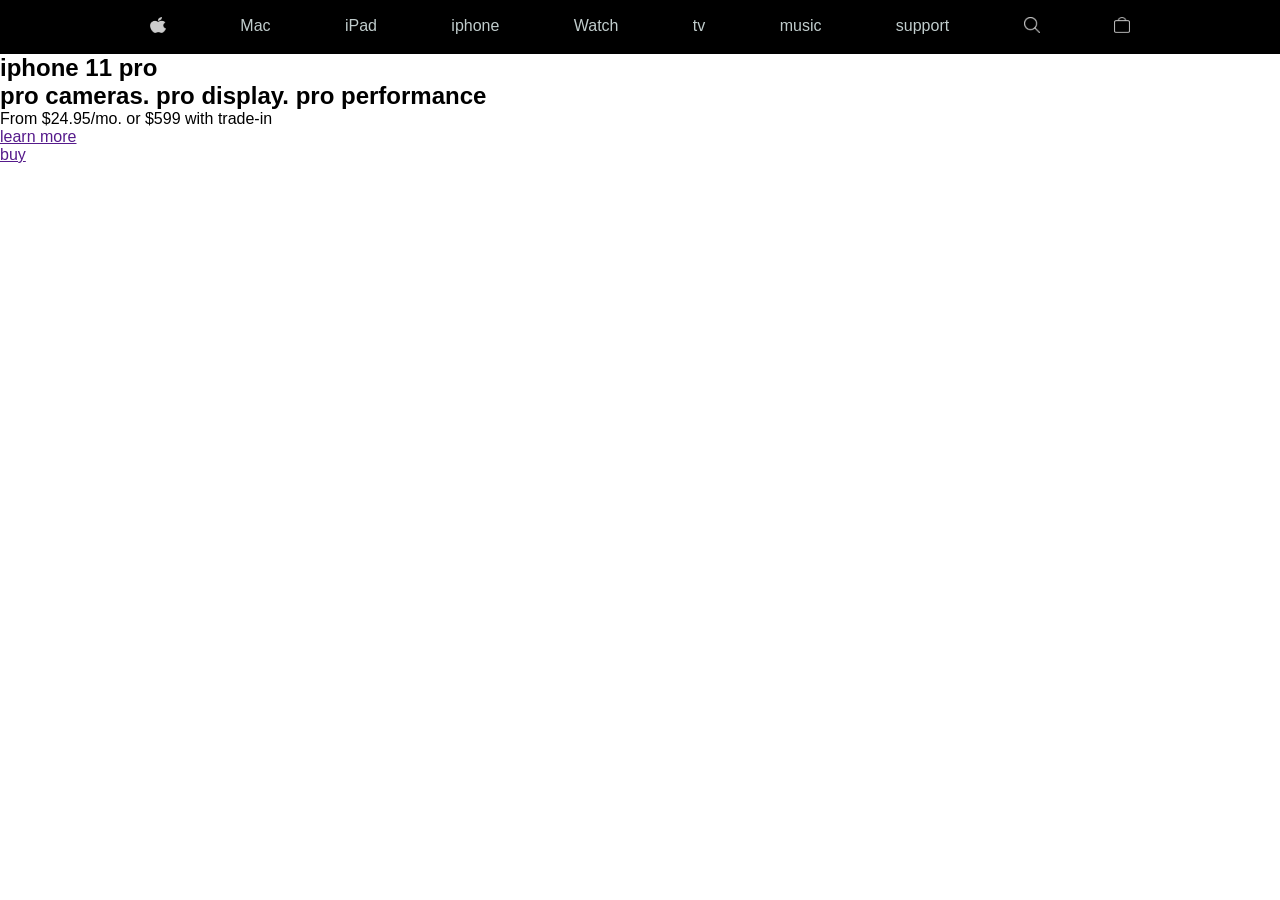
<file: index.html>
<!DOCTYPE html>
    <html lang="en">
    <head>
      <meta charset="UTF-8">
      <meta name="viewport" content="width=device-width, initial-scale=1.0">
      <title>Document</title>
      <link rel="stylesheet" href="style.css"/>

    </head>
    <body>
<!--  this is header html -->
    <header>
      <div class="head-wrapper">
        <ul>
          <li>
            <a href=""> <img src="./image/icons/logo.png" alt="" /></a>
          </li>
          <li><a href="">Mac</a></li>
          <li><a href="">iPad</a></li>
          <li><a href="">iphone</a></li>
          <li><a href="">Watch</a></li>
          <li><a href="">tv</a></li>
          <li><a href="">music</a></li>
          <li><a href="">support</a></li>
          <li>
            <a href=""> <img src="./image/icons/search-icon.png" alt="" /></a>
          </li>
          <li>
            <a href=""> <img src="./image/icons/cart.png" alt="" /> </a>
          </li>
        </ul>
      </div>
    </header>

    <!--  end of header html -->


      <!--  this is  robels brunch  -->
    <!-- iphone 11 pro  -->
    <section class="iphone11-pro bg-images apple-text">
      <div class="highlight">
        <h1 class="mar element">iphone 11 pro</h1>
        <h2 class="element">pro cameras. pro display. pro performance</h2>
        <p class="element">From $24.95/mo. or $599 with trade‑in</p>

        <div class="element">
          <ul>
            <li>
              <a href=""> learn more <i class="fa-solid fa-angle-right"></i></a>
            </li>
            <li>
              <a href=""> buy <i class="fa-solid fa-angle-right"></i></a>
            </li>
          </ul>
        </div>
      </div>
    </section>
  </body>
</html>
</file>
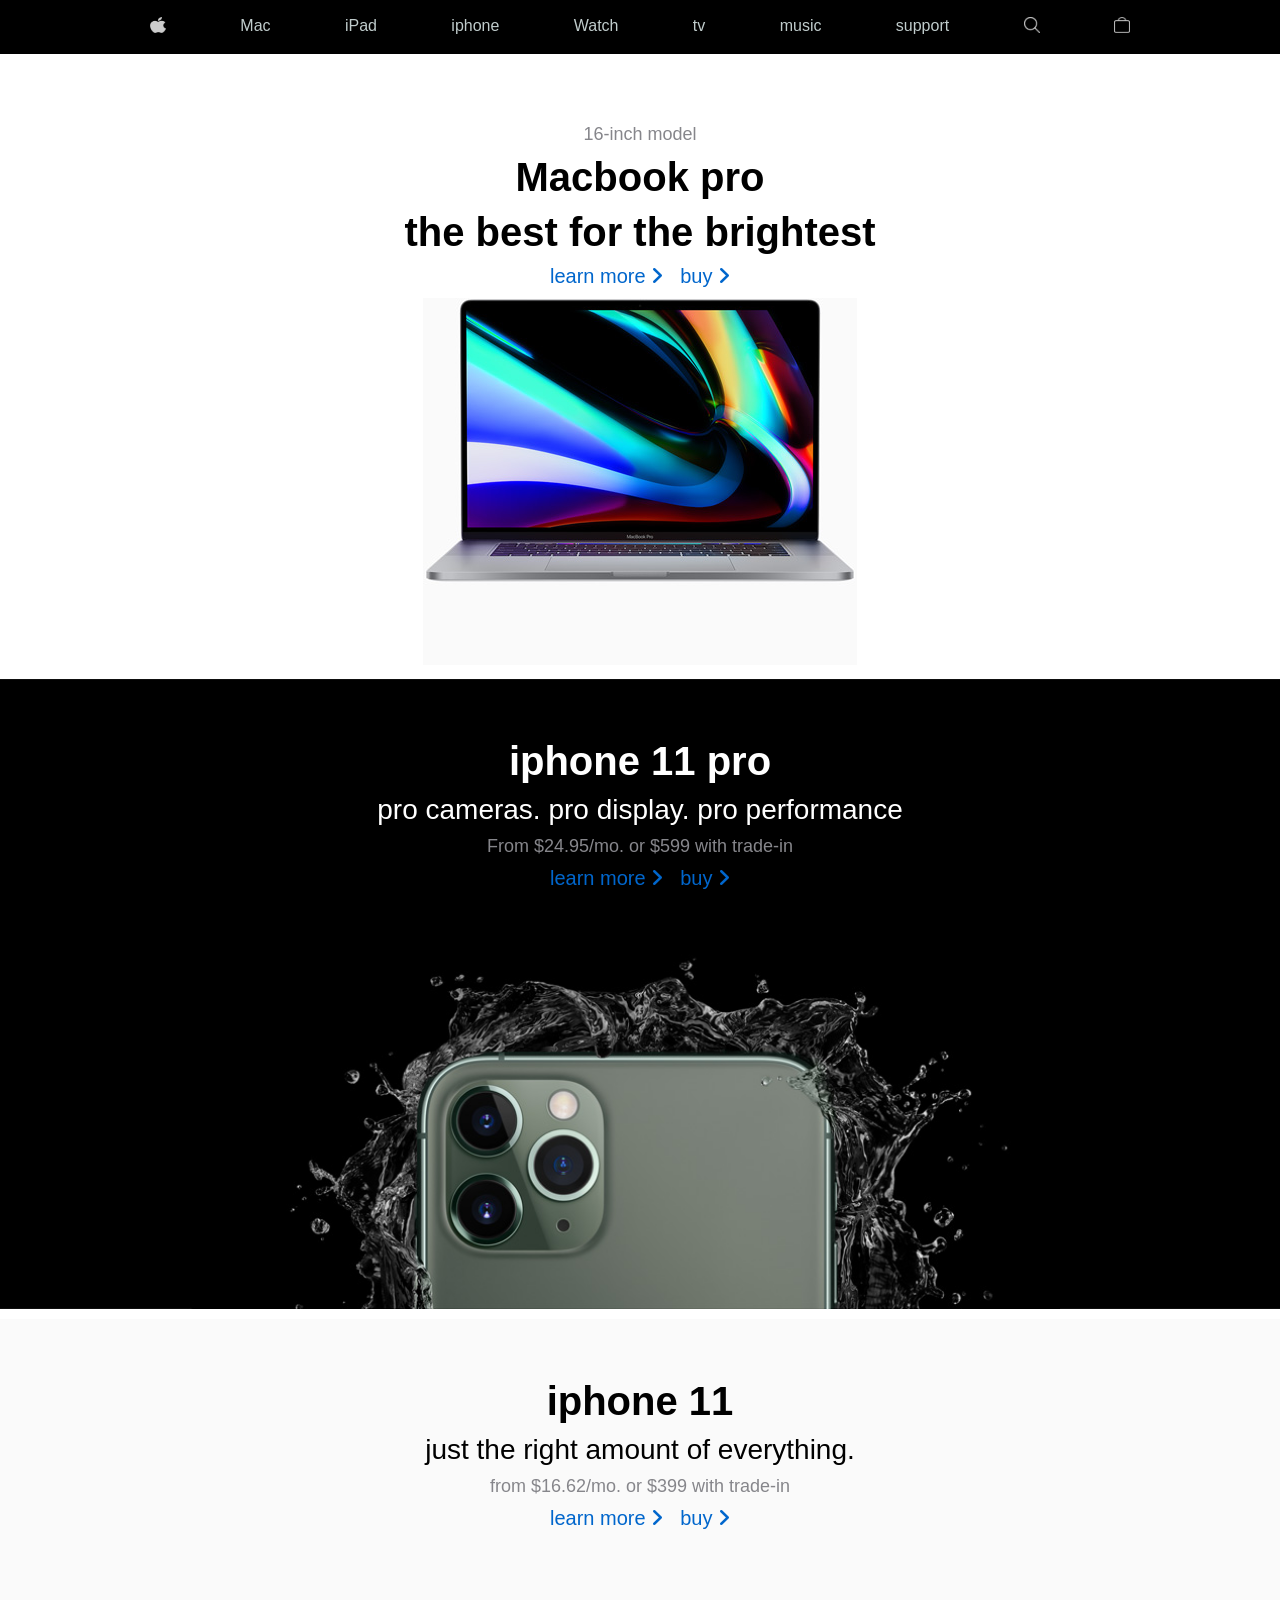
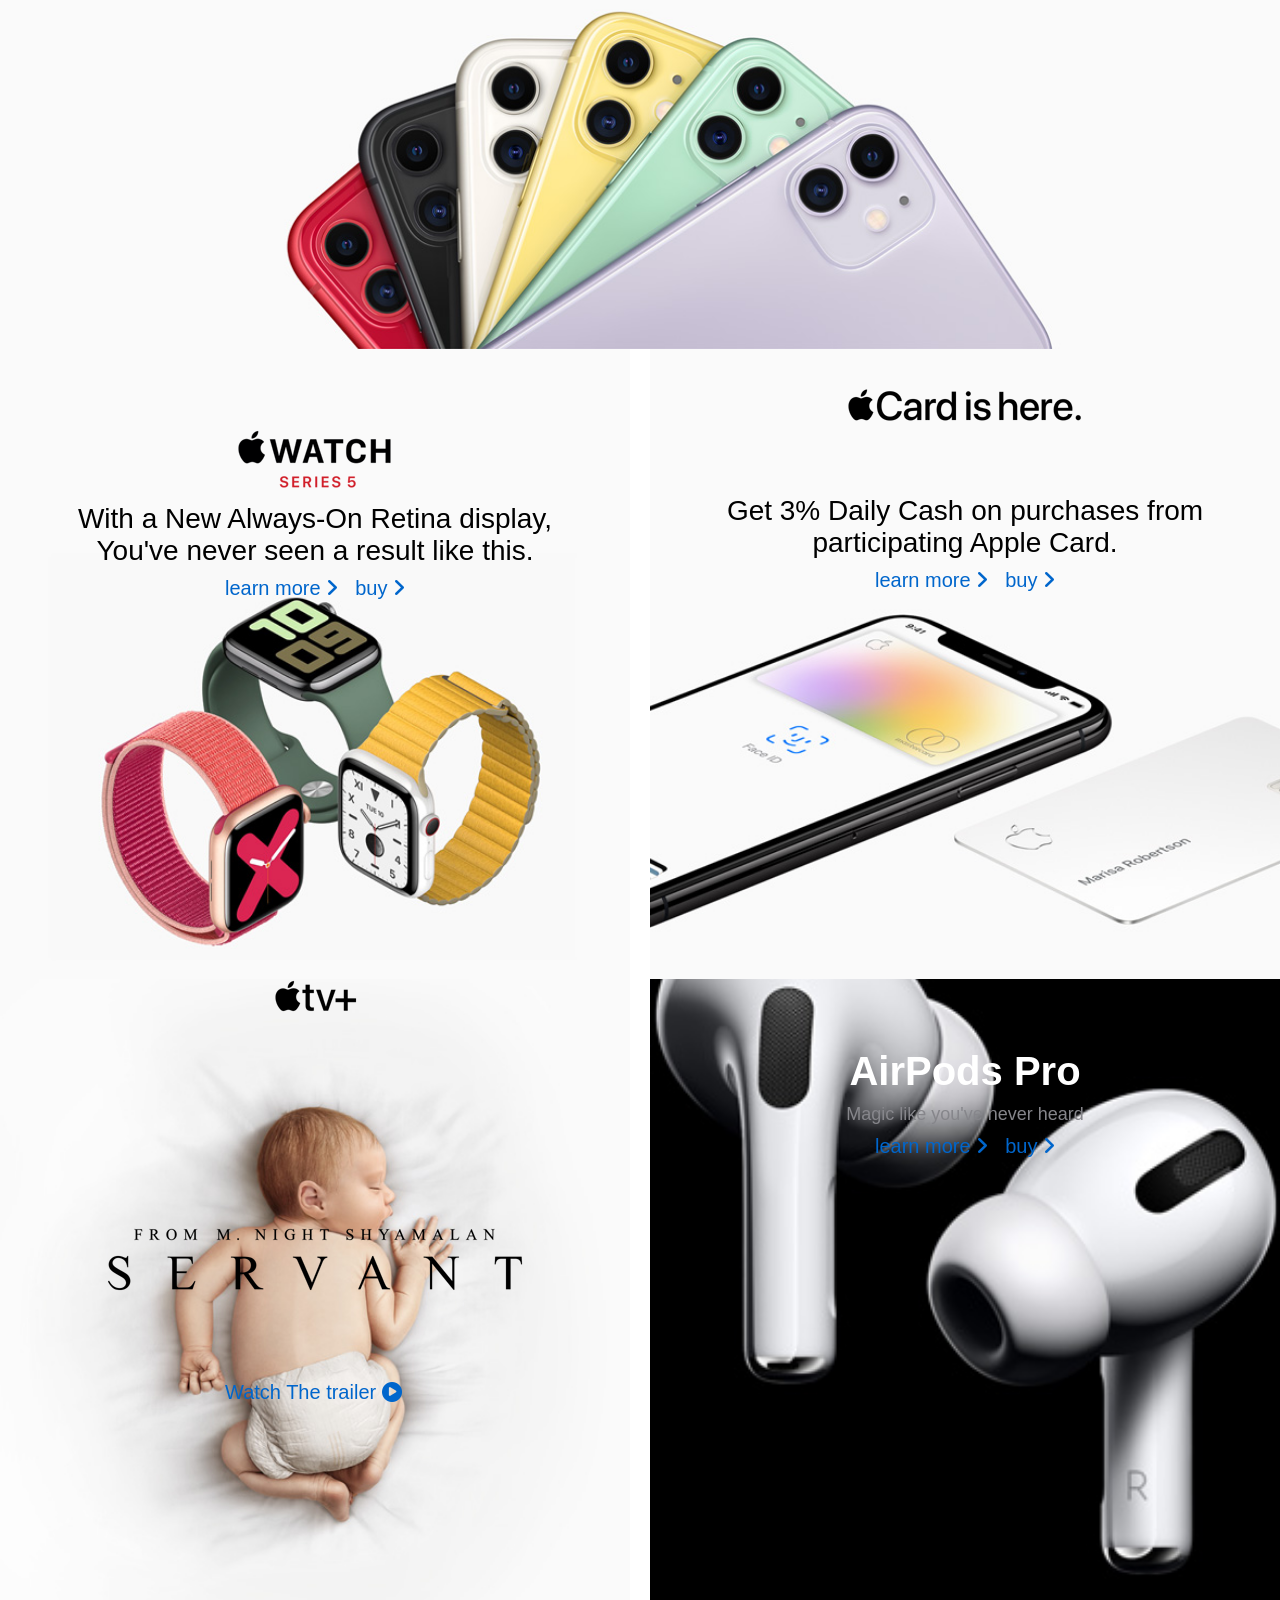
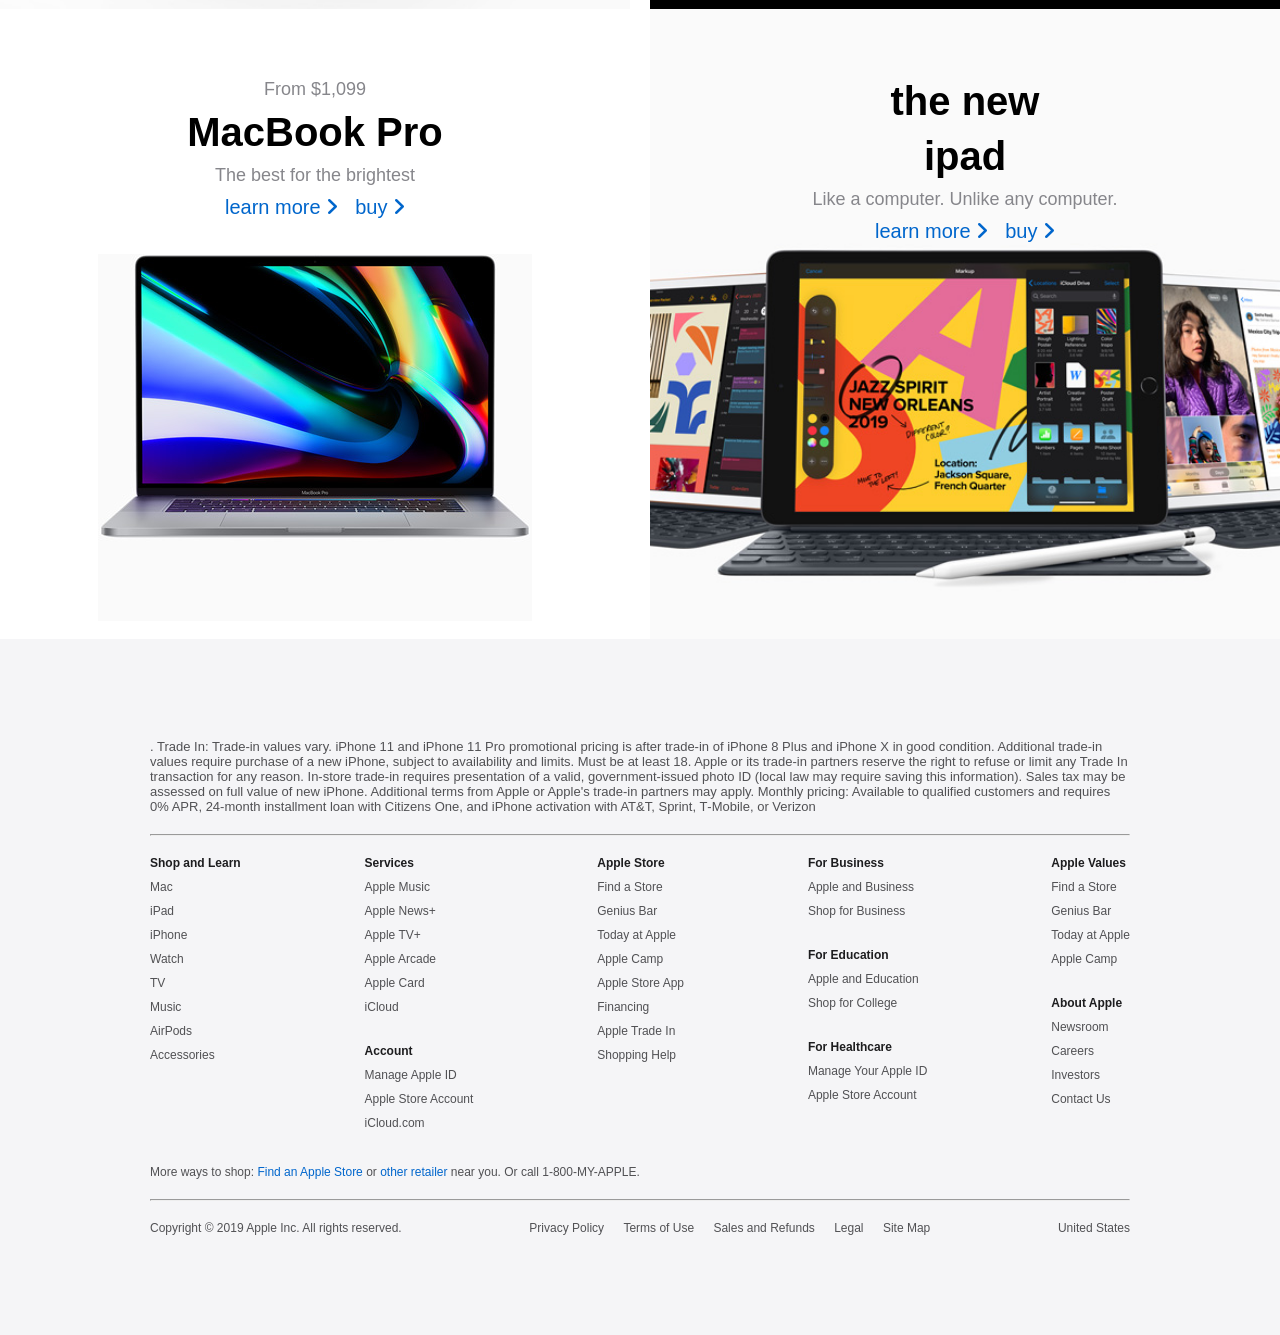
<file: apple-homepage/project/index.html>
<!doctype html>
<html lang="en">
  <head>
    <meta charset="UTF-8" />
    <meta name="viewport" content="width=device-width, initial-scale=1.0" />
    <title>apples homepage</title>

    <link
      rel="stylesheet"
      href="https://cdnjs.cloudflare.com/ajax/libs/font-awesome/6.5.0/css/all.min.css"
    />
    <link rel="stylesheet" href="./css/style.css" />
  </head>
  <body>
    <!--  this is header html -->
    <header>
      <div class="head-wrapper">
        <ul>
          <li>
            <a href=""> <img src="./images/icons/logo.png" alt="" /></a>
          </li>
          <li><a href="">Mac</a></li>
          <li><a href="">iPad</a></li>
          <li><a href="">iphone</a></li>
          <li><a href="">Watch</a></li>
          <li><a href="">tv</a></li>
          <li><a href="">music</a></li>
          <li><a href="">support</a></li>
          <li>
            <a href=""> <img src="./images/icons/search-icon.png" alt="" /></a>
          </li>
          <li>
            <a href=""> <img src="./images/icons/cart.png" alt="" /> </a>
          </li>
        </ul>
      </div>
    </header>

    <!--  end of header html -->

    <!-- ***** section 1 ******* -->
    <section class="highlight apple-text">
      <div>
        <p class="mar element">16-inch model</p>
        <h1 class="element">Macbook pro</h1>
        <h1 class="element">the best for the brightest</h1>
        <div class="element">
          <ul>
            <li>
              <a href=""> learn more <i class="fa-solid fa-angle-right"></i></a>
            </li>
            <li>
              <a href=""> buy <i class="fa-solid fa-angle-right"></i></a>
            </li>
          </ul>
        </div>
        <img
          class="element"
          src="./images/home/macbook-pro.jpg"
          alt="macbook pro"
        />
      </div>
    </section>

    <!-- ***** section 2 ******* -->

    <section class="iphone11-pro bg-images apple-text">
      <div class="highlight">
        <h1 class="mar element">iphone 11 pro</h1>
        <h2 class="element">pro cameras. pro display. pro performance</h2>
        <p class="element">From $24.95/mo. or $599 with trade‑in</p>

        <div class="element">
          <ul>
            <li>
              <a href=""> learn more <i class="fa-solid fa-angle-right"></i></a>
            </li>
            <li>
              <a href=""> buy <i class="fa-solid fa-angle-right"></i></a>
            </li>
          </ul>
        </div>
      </div>
    </section>

    <!-- ***** section 3 ******* -->
    <!--  iphone 11 -->
    <section class="iphone11 bg-images apple-text">
      <div class="highlight">
        <h1 class="mar element">iphone 11</h1>
        <h2 class="element">just the right amount of everything.</h2>
        <p class="element">from $16.62/mo. or $399 with trade-in</p>

        <div class="element">
          <ul>
            <li>
              <a href=""> learn more <i class="fa-solid fa-angle-right"></i></a>
            </li>
            <li>
              <a href=""> buy <i class="fa-solid fa-angle-right"></i></a>
            </li>
          </ul>
        </div>
      </div>
    </section>

    <!-- watch series -->

    <!-- ***** section 4 ******* -->
    <section class="mainwrapper">
      <div class="watch bg-images discription apple-text">
        <div class="highlight logo">
          <img
            class="logo"
            src="./images/icons/watch-series5-logo.png"
            alt="Apple Watch Series 5"
          />

          <h2 class="element">
            With a New Always-On Retina display,<br />
            You've never seen a result like this.
          </h2>

          <div class="element">
            <ul>
              <li>
                <a href="">
                  learn more <i class="fa-solid fa-angle-right"></i
                ></a>
              </li>
              <li>
                <a href=""> buy <i class="fa-solid fa-angle-right"></i></a>
              </li>
            </ul>
          </div>
        </div>
      </div>

      <!--  apple-card -->

      <section class="apple-card bg-images discription apple-text">
        <div class="highlight">
          <img class="logo" src="./images/icons/apple-card-logo.png" alt="" />
          <h2 class="mar element">
            Get 3% Daily Cash on purchases from <br />
            participating Apple Card.
          </h2>

          <div class="element">
            <ul>
              <li>
                <a href="">
                  learn more <i class="fa-solid fa-angle-right"></i
                ></a>
              </li>
              <li>
                <a href=""> buy <i class="fa-solid fa-angle-right"></i></a>
              </li>
            </ul>
          </div>
        </div>
      </section>
    </section>

    <!--    tv and airpod-pro section -->

    <!-- ***** section 5 ******* -->
    <section class="mainwrapper">
      <section class="tv bg-images discription apple-text">
        <div class="tv-logos highlight">
          <img src="./images/icons/apple-tv-logo.png" alt="" />
          <div class="logo-tv">
            <img src="./images/icons/servant-logo.png" alt="" />
          </div>
          <h1 class="mar element"></h1>
          <h4 class="element"></h4>

          <div class="element">
            <ul>
              <li>
                <a href="">
                  Watch The trailer <i class="fa-solid fa-circle-play"></i
                ></a>
              </li>
            </ul>
          </div>
        </div>
      </section>

      <!--  airpod pro section -->

      <section class="airpod-pro bg-images discription apple-text">
        <div class="highlight">
          <h1 class="mar element">AirPods Pro</h1>

          <p class="element">Magic like you've never heard</p>

          <div class="element">
            <ul>
              <li>
                <a href="">
                  learn more <i class="fa-solid fa-angle-right"></i
                ></a>
              </li>
              <li>
                <a href=""> buy <i class="fa-solid fa-angle-right"></i></a>
              </li>
            </ul>
          </div>
        </div>
      </section>
    </section>

    <!--  end of tv and airpod series -->

    <!--   macbook-pro ipad  -->

    <!-- ***** section 6 ******* -->
    <section class="mainwrapper">
      <section class="macbook-pro bg-images discription apple-text">
        <div class="highlight">
          <p class="mar element">From $1,099</p>
          <h1 class="element">MacBook Pro</h1>

          <p class="element">The best for the brightest</p>

          <div class="element">
            <ul>
              <li>
                <a href="">
                  learn more <i class="fa-solid fa-angle-right"></i
                ></a>
              </li>
              <li>
                <a href=""> buy <i class="fa-solid fa-angle-right"></i></a>
              </li>
            </ul>
          </div>
          <img src="./images/home/macbook-pro.jpg" alt="" />
        </div>
      </section>

      <!--  ipad section -->

      <section class="ipad bg-images discription apple-text">
        <div class="highlight apple-text">
          <h1 class="mar element">the new</h1>
          <h1 class="element">ipad</h1>
          <h4 class="element"></h4>
          <p class="element">Like a computer. Unlike any computer.</p>

          <div class="element">
            <ul>
              <li>
                <a href="">
                  learn more <i class="fa-solid fa-angle-right"></i
                ></a>
              </li>
              <li>
                <a href=""> buy <i class="fa-solid fa-angle-right"></i></a>
              </li>
            </ul>
          </div>
        </div>
      </section>
    </section>

    <!--  footr part -->

    <footer class="footer">
      <div class="footer-inner">
        <div class="top-text">
          <p>
            . Trade In: Trade‑in values vary. iPhone 11 and iPhone 11 Pro
            promotional pricing is after trade‑in of iPhone 8 Plus and iPhone X
            in good condition. Additional trade‑in values require purchase of a
            new iPhone, subject to availability and limits. Must be at least 18.
            Apple or its trade-in partners reserve the right to refuse or limit
            any Trade In transaction for any reason. In‑store trade‑in requires
            presentation of a valid, government-issued photo ID (local law may
            require saving this information). Sales tax may be assessed on full
            value of new iPhone. Additional terms from Apple or Apple's trade-in
            partners may apply. Monthly pricing: Available to qualified
            customers and requires 0% APR, 24‑month installment loan with
            Citizens One, and iPhone activation with AT&T, Sprint, T‑Mobile, or
            Verizon
          </p>
        </div>

        <hr />

        <div class="footer-links">
          <div class="column">
            <h4>Shop and Learn</h4>
            <a href="">Mac</a>
            <a href="">iPad</a>
            <a href="">iPhone</a>
            <a href="">Watch</a>
            <a href="">TV</a>
            <a href="">Music</a>
            <a href="">AirPods</a>
            <a href="">Accessories</a>
          </div>

          <div class="column">
            <h4>Services</h4>
            <a href="">Apple Music</a>
            <a href="">Apple News+</a>
            <a href="">Apple TV+</a>
            <a href="">Apple Arcade</a>
            <a href="">Apple Card</a>
            <a href="">iCloud</a>

            <h4 class="space">Account</h4>
            <a href="">Manage Apple ID</a>
            <a href="">Apple Store Account</a>
            <a href="">iCloud.com</a>
          </div>

          <div class="column">
            <h4>Apple Store</h4>
            <a href="">Find a Store</a>
            <a href="">Genius Bar</a>
            <a href="">Today at Apple</a>
            <a href="">Apple Camp</a>
            <a href="">Apple Store App</a>
            <a href="">Financing</a>
            <a href="">Apple Trade In</a>
            <a href="">Shopping Help</a>
          </div>

          <div class="column">
            <h4>For Business</h4>
            <a href="">Apple and Business</a>
            <a href="">Shop for Business</a>

            <h4 class="space">For Education</h4>
            <a href="">Apple and Education</a>
            <a href="">Shop for College</a>

            <h4 class="space">For Healthcare</h4>
            <a href="">Manage Your Apple ID</a>
            <a href="">Apple Store Account</a>
          </div>

          <div class="column">
            <h4>Apple Values</h4>
            <a href="">Find a Store</a>
            <a href="">Genius Bar</a>
            <a href="">Today at Apple</a>
            <a href="">Apple Camp</a>

            <h4 class="space">About Apple</h4>
            <a href="">Newsroom</a>
            <a href="">Careers</a>
            <a href="">Investors</a>
            <a href="">Contact Us</a>
          </div>
        </div>

        <div class="shop">
          More ways to shop:
          <a href="">Find an Apple Store</a>
          or
          <a href="">other retailer</a>
          near you. Or call 1-800-MY-APPLE.
        </div>

        <hr />

        <div class="bottom">
          <p>Copyright © 2019 Apple Inc. All rights reserved.</p>

          <div class="bottom-links">
            <a href="">Privacy Policy</a>
            <a href="">Terms of Use</a>
            <a href="">Sales and Refunds</a>
            <a href="">Legal</a>
            <a href="">Site Map</a>
          </div>

          <span>United States</span>
        </div>
      </div>
    </footer>
  </body>
</html>
</file>
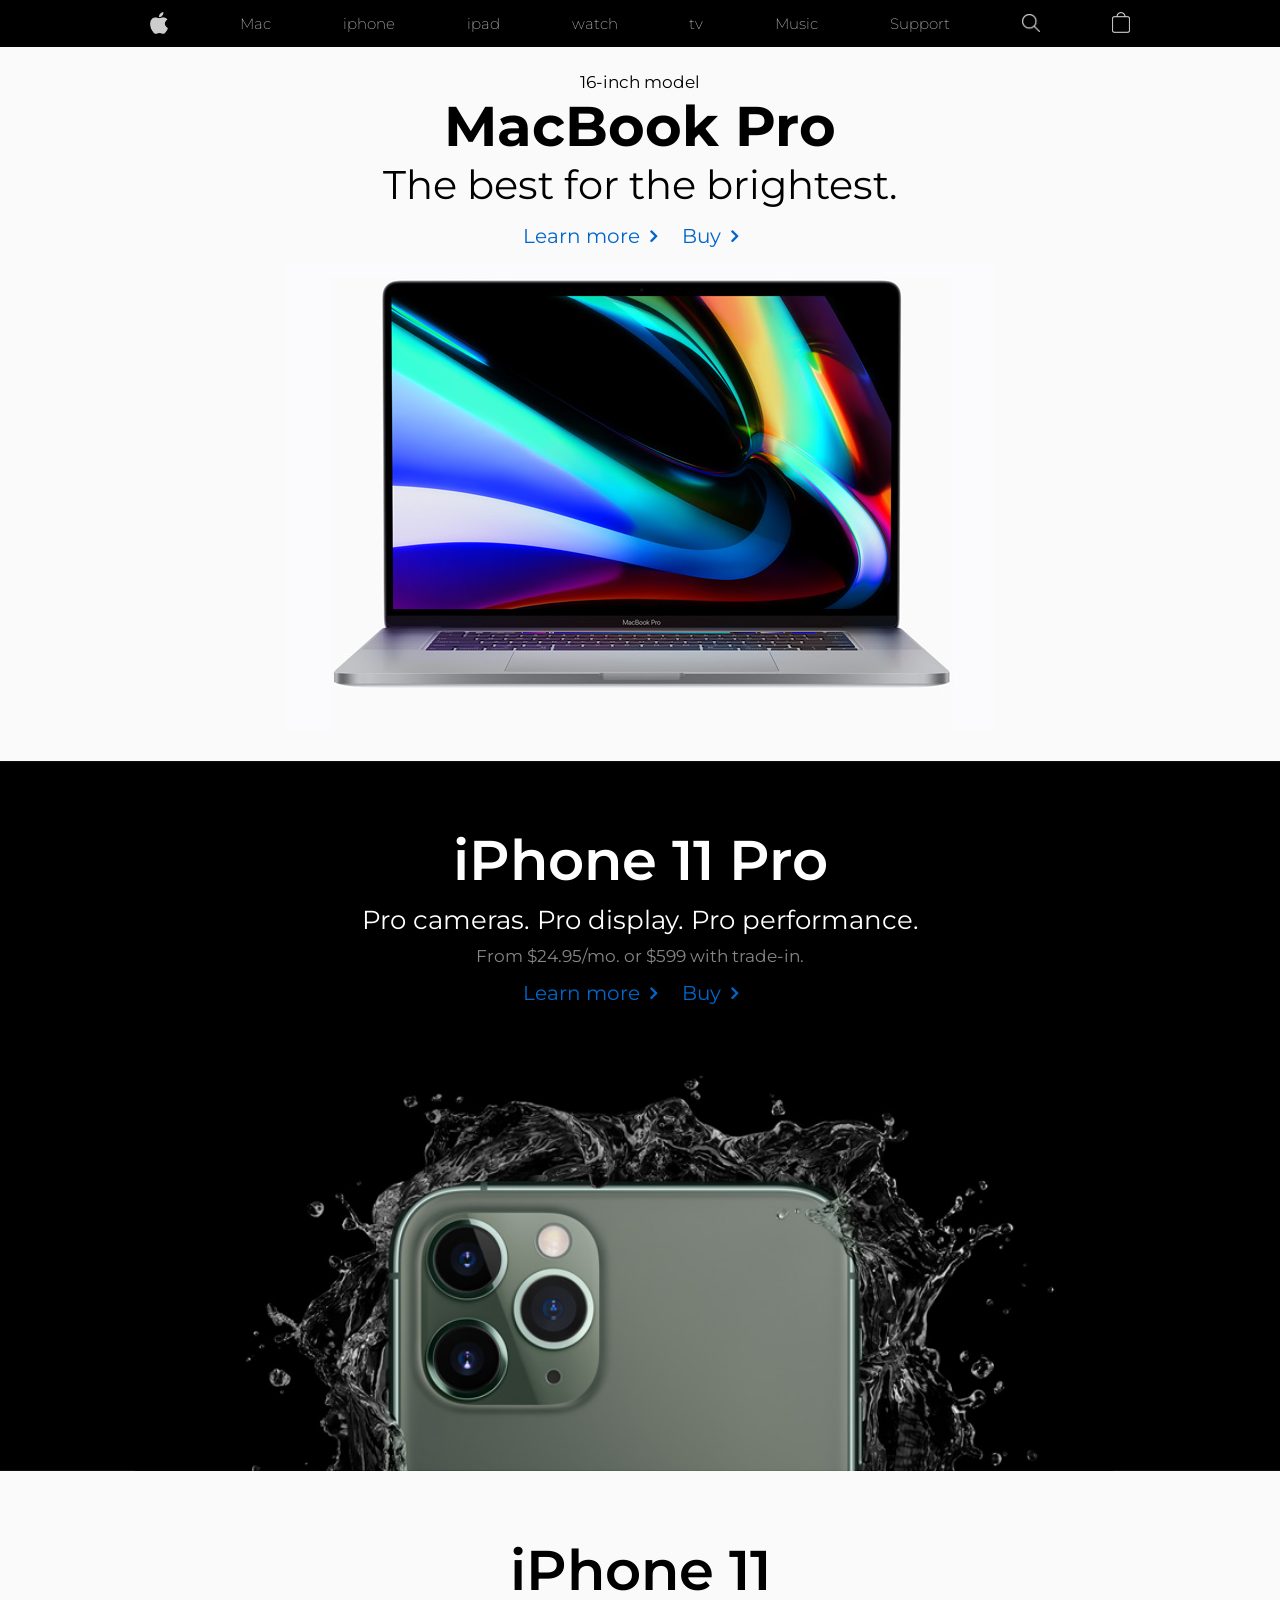
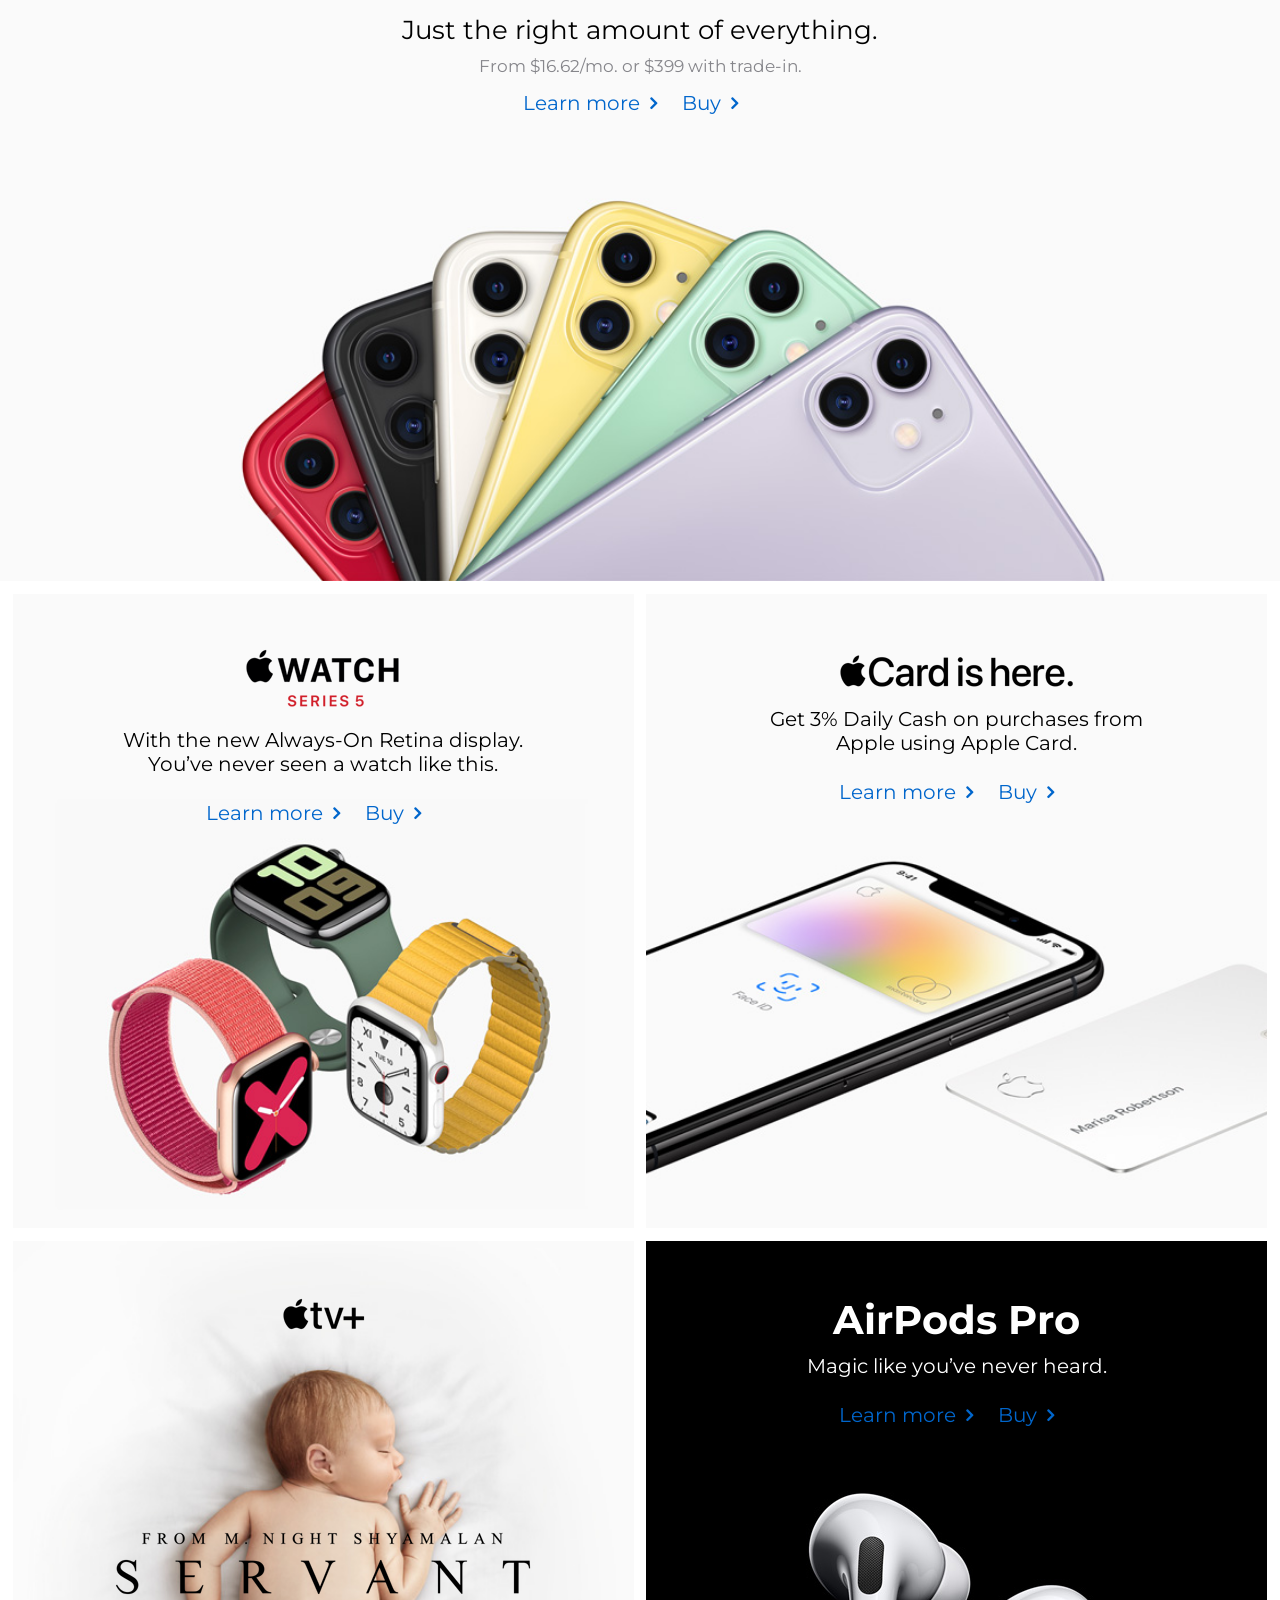
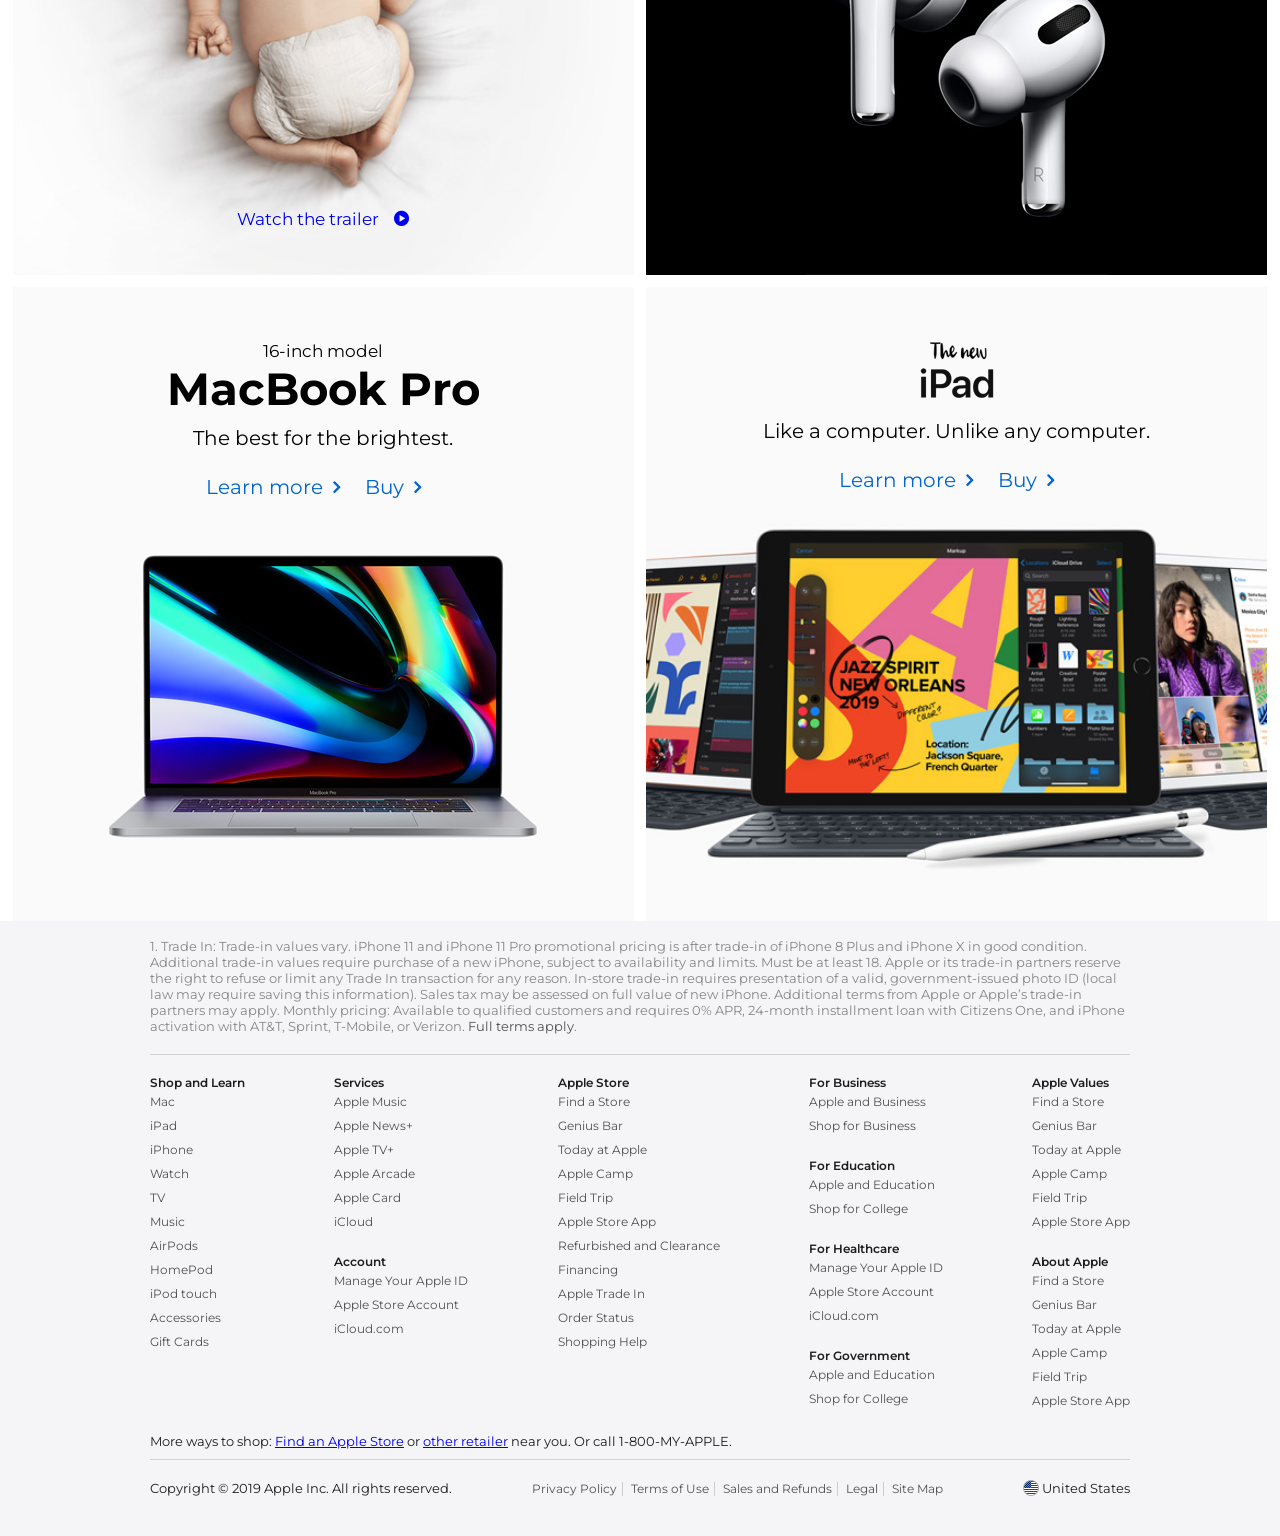
<file: resourses/apple-html-css-replica/index.html>
<!DOCTYPE html>
<html>
<head>
	<title>Apple Website</title>
	<link rel="stylesheet" type="text/css" href="css/styles.css">

	<!-- Link to the Font-Awesome Font -->
	<!-- This font gives us the option to use emojies, symbols, common logos and icons as a font -->
	<link rel="stylesheet" href="https://maxcdn.bootstrapcdn.com/font-awesome/4.6.2/css/font-awesome.min.css">

	<!-- Link to Montserrat font on Google Fonts-->
	<link href="https://fonts.googleapis.com/css?family=Montserrat:200,200i,300,300i,400,600,600i,700,700i,800,800i,900,900i&display=swap" rel="stylesheet">

</head>
<body>
	<div class="outer-wrapper"> 
		<header class="header-wrapper">
			<div class="internal-wrapper"> 
				<div class="header-links-wrapper">
					<ul>
						<li class="logo-link"><a href="/"><img src="images/icons/logo.png"></a></li>
						<li><a href="/mac/">Mac</a></li>
						<li><a href="#">iphone</a></li>
						<li><a href="#">ipad</a></li>
						<li><a href="#">watch</a></li>
						<li><a href="#">tv</a></li>
						<li><a href="#">Music</a></li>
						<li><a href="#">Support</a></li>
						<li class="search-link"><a href="/search/"><img src="images/icons/search-icon.png"></a></li>
						<li class="cart-link"><a  href="/cart/"><img src="images/icons/cart.png"></a></li>
					</ul>					
				</div>
			</div>
		</header>

		<section class="main-highlight-wrapper">
			<div class="internal-wrapper"> 
				<div class="model">
					16-inch model
				</div>

				<div class="product-title">
					MacBook Pro
				</div>

				<div class="brief-description">
					The best for the brightest.
				</div>

				<div class="links-wrapper">
					<ul>
						<li><a href="">Learn more</a></li>
						<li><a href="">Buy</a></li>
					</ul> 
				</div>

				<div class="main-image-wrapper">
					<img src="images/home/mac-laptop.jpg"/>
				</div>

			</div>
		</section> 

		<section class="second-hightlight-wrapper">
			<div class="internal-wrapper">
				<div class="title-wraper">
					iPhone 11 Pro 
				</div> 

				<div class="description-wrapper">
					Pro cameras. Pro display. Pro performance.
				</div>

				<div class="price-wrapper">
					From $24.95/mo. or $599 with trade‑in.
				</div>

				<div class="links-wrapper">
					<ul>
						<li><a href="">Learn more</a></li>
						<li><a href="">Buy</a></li>
					</ul> 
				</div>
			</div>
		</section>

		<section class="third-highlight-wrapper">
			<div class="internal-wrapper">
				<div class="title-wraper">
					iPhone 11 
				</div> 
				<div class="description-wrapper">
					Just the right amount of everything.
				</div>
				<div class="price-wrapper">
					From $16.62/mo. or $399 with trade‑in.
				</div>
				<div class="links-wrapper">
					<ul>
						<li><a href="">Learn more</a></li>
						<li><a href="">Buy</a></li>
					</ul> 
				</div>
			</div>
		</section>




		
		<section class="fourth-heghlight-wrapper">
			<div class="left-side-wrapper">
				<div class="top-logo-wrapper">
					<div class="logo-wrapper">
						<img src="images/icons/watch-series5-logo.png">
					</div>
				</div>
				<div class="description-wraper">
					With the new Always-On Retina display.<br>
					You’ve never seen a watch like this.
				</div>
				<div class="links-wrapper">
					<ul>
						<li><a href="">Learn more</a></li>
						<li><a href="">Buy</a></li>
					</ul> 
				</div>
			</div>
			<div class="right-side-wrapper">
				<div class="top-logo-wrapper">
					<div class="logo-wrapper">
						<img src="images/icons/apple-card-logo.png">
					</div>
				</div>
				<div class="description-wraper">
					Get 3% Daily Cash on purchases from Apple using Apple Card.
				</div>
				<div class="links-wrapper">
					<ul>
						<li><a href="">Learn more</a></li>
						<li><a href="">Buy</a></li>
					</ul> 
				</div>
			</div>	
		</section>
		<section class="fifth-heghlight-wrapper"> 
			<div class="left-side-wrapper">
				<div class="top-logo-wrapper">
					<div class="logo-wrapper">
						<img src="images/icons/apple-tv-logo.png">
					</div>
				</div>

				<div class="tvshow-logo-wraper">
					<img src="images/icons/servant-logo.png">
				</div>

				<div class="watch-more-wrapper">
					<a href="#">Watch the trailer</a>
				</div>
			</div>
			<div class="right-side-wrapper">
				<div class="top-logo-wrapper">
					<div class="logo-wrapper">
						AirPods Pro
					</div>
				</div>

				<div class="description-wraper">
					Magic like you’ve never heard.
				</div>

				<div class="links-wrapper">
					<ul>
						<li><a href="">Learn more</a></li>
						<li><a href="">Buy</a></li>
					</ul> 
				</div>
			</div>	
		</section>
		<section class="sixth-heghlight-wrapper"> 
			<div class="left-side-wrapper">
				<div class="model">
					16-inch model
				</div>

				<div class="product-title-small">
					MacBook Pro
				</div>

				<div class="description-wraper">
					The best for the brightest.
				</div>

				<div class="links-wrapper">
					<ul>
						<li><a href="">Learn more</a></li>
						<li><a href="">Buy</a></li>
					</ul> 
				</div>
			</div>
			<div class="right-side-wrapper">
				<div class="top-logo-wrapper">
					<div class="logo-wrapper">
						<img src="images/icons/new-ipad-logo.png">
					</div>
				</div>

				<div class="description-wraper">
					Like a computer. Unlike any computer.
				</div>

				<div class="links-wrapper">
					<ul>
						<li><a href="">Learn more</a></li>
						<li><a href="">Buy</a></li>
					</ul> 
				</div>
			</div>	
		</section>





		<footer class="footer-wrapper">
			<div class="internal-wrapper"> 
				<div class="upper-text-container">
					1. Trade In: Trade‑in values vary. iPhone 11 and iPhone 11 Pro promotional pricing is after trade‑in of iPhone 8 Plus and iPhone X in good condition. Additional trade‑in values require purchase of a new iPhone, subject to availability and limits. Must be at least 18. Apple or its trade-in partners reserve the right to refuse or limit any Trade In transaction for any reason. In‑store trade‑in requires presentation of a valid, government-issued photo ID (local law may require saving this information). Sales tax may be assessed on full value of new iPhone. Additional terms from Apple or Apple’s trade-in partners may apply. Monthly pricing: Available to qualified customers and requires 0% APR, 24‑month installment loan with Citizens One, and iPhone activation with AT&T, Sprint, T‑Mobile, or Verizon. <a href="#"> Full terms apply</a>.
				</div>
				<div class="footer-links-wrapper"> 
					<div class="links-wrapper-1">
						<h3>Shop and Learn</h3>
						<ul>
							<li><a href="#">Mac</a></li>
							<li><a href="#">iPad</a></li>
							<li><a href="#">iPhone</a></li>
							<li><a href="#">Watch</a></li>
							<li><a href="#">TV</a></li>
							<li><a href="#">Music</a></li>
							<li><a href="#">AirPods</a></li>
							<li><a href="#">HomePod</a></li>
							<li><a href="#">iPod touch</a></li>
							<li><a href="#">Accessories</a></li>
							<li><a href="#">Gift Cards</a></li>
						</ul>
					</div> 
					<div class="links-wrapper-2">
						<h3>Services</h3>
						<ul>
							<li><a href="#">Apple Music</a></li>
							<li><a href="#">Apple News+</a></li>
							<li><a href="#">Apple TV+</a></li>
							<li><a href="#">Apple Arcade</a></li>
							<li><a href="#">Apple Card</a></li>
							<li><a href="#">iCloud</a></li>
						</ul>
						<h3>Account</h3>
						<ul>
							<li><a href="#">Manage Your Apple ID</a></li>
							<li><a href="#">Apple Store Account</a></li>
							<li><a href="#">iCloud.com</a></li>
						</ul>					
					</div> 
					<div class="links-wrapper-3">
						<h3>Apple Store</h3>
						<ul>
							<li><a href="#">Find a Store</a></li>
							<li><a href="#">Genius Bar</a></li>
							<li><a href="#">Today at Apple</a></li>
							<li><a href="#">Apple Camp</a></li>
							<li><a href="#">Field Trip</a></li>
							<li><a href="#">Apple Store App</a></li>
							<li><a href="#">Refurbished and Clearance</a></li>
							<li><a href="#">Financing</a></li>
							<li><a href="#">Apple Trade In</a></li>
							<li><a href="#">Order Status</a></li>
							<li><a href="#">Shopping Help</a></li>
						</ul>
					</div> 
					<div class="links-wrapper-4">
						<h3>For Business</h3>
						<ul>
							<li><a href="#">Apple and Business</a></li>
							<li><a href="#">Shop for Business</a></li>
						</ul>		
						<h3>For Education</h3>
						<ul>
							<li><a href="#">Apple and Education</a></li>
							<li><a href="#">Shop for College</a></li>
						</ul>
						<h3>For Healthcare</h3>
						<ul>
							<li><a href="#">Manage Your Apple ID</a></li>
							<li><a href="#">Apple Store Account</a></li>
							<li><a href="#">iCloud.com</a></li>
						</ul>	
						<h3>For Government</h3>
						<ul>
							<li><a href="#">Apple and Education</a></li>
							<li><a href="#">Shop for College</a></li>
						</ul>
					</div> 

					<div class="links-wrapper-5">
						<h3>Apple Values</h3>
						<ul>
							<li><a href="#">Find a Store</a></li>
							<li><a href="#">Genius Bar</a></li>
							<li><a href="#">Today at Apple</a></li>
							<li><a href="#">Apple Camp</a></li>
							<li><a href="#">Field Trip</a></li>
							<li><a href="#">Apple Store App</a></li>
						</ul>
						<h3>About Apple</h3>
						<ul>
							<li><a href="#">Find a Store</a></li>
							<li><a href="#">Genius Bar</a></li>
							<li><a href="#">Today at Apple</a></li>
							<li><a href="#">Apple Camp</a></li>
							<li><a href="#">Field Trip</a></li>
							<li><a href="#">Apple Store App</a></li>
						</ul>						
					</div> 
				</div>
				<div class="my-apple-wrapper"> 
					More ways to shop: <a href="#">Find an Apple Store</a> or <a href="#">other retailer</a> near you. Or call 1-800-MY-APPLE.
				</div>
				<div class="copyright-wrapper">
					<div class="copyright">
						Copyright © 2019 Apple Inc. All rights reserved.
					</div>
					<div class="footer-links-terms">
						<ul>
							<li><a href="#">Privacy Policy</a></li>
							<li><a href="#">Terms of Use</a></li>
							<li><a href="#">Sales and Refunds</a></li>
							<li><a href="#">Legal</a></li>
							<li><a href="#">Site Map</a></li>
						</ul>
					</div>
					<div class="footer-country">
						<div class="flag-wrapper"><img src="images/icons/16.png"></div> <div class="footer-country-name">United States</div> 
					</div>
				</div>
			</div>
		</footer> 
	</div>


</body>
</html>
</file>
<file: style.css>
*{
    margin: 0;
    padding: 0;
    box-sizing: border-box;
}

body{
    font-family: "Montserrat",sans-serif;
}

header{
    background: #000;
    position: sticky;
    top: 0;
    z-index: 100;
}

header div ul{
    width: 980px;
    display: flex;
    margin: 0 auto;
    justify-content: space-between;
    padding: 17px 0;
    list-style: none;
}

header div ul  img{
    width: 16px;
    height: 16px;
    
}

header div ul li a {
    text-decoration: none;
    color: azure;
    opacity: 0.8;

}

header div ul li a:hover{
    opacity: 1;
}


/* end of header  css */
</file>
<file: apple-homepage/project/css/style.css>
*{
    margin: 0;
    padding: 0;
    box-sizing: border-box;
}

body{
    font-family: "Montserrat",sans-serif;
}

header{
    background: #000;
    position: sticky;
    top: 0;
    z-index: 100;
}

header div ul{
    width: 980px;
    display: flex;
    margin: 0 auto;
    justify-content: space-between;
    padding: 17px 0;
    list-style: none;
}

header div ul  img{
    width: 16px;
    height: 16px;
    
}

header div ul li a {
    text-decoration: none;
    color: azure;
    opacity: 0.8;

}

header div ul li a:hover{
    opacity: 1;
}


/* end of header  css */

/*  main body css */

.highlight{
   
     width: 980px;
     margin: 0 auto;
     text-align: center;
    

}

.highlight div ul{
    width: 180px;
    margin: 0 auto;
    display: flex;
    justify-content: space-between;
    list-style: none;
}


.highlight .element{
    margin-top: 10px;
}

.mar{
    padding-top: 60px;
}
/* end of macbook pro  */

/* iphone 11 pro */
.bg-images{
    height: 630px;
    background-size: cover;
    background-position: center;
    background-repeat: no-repeat;
    

}
.mainwrapper {
    display: flex;
    gap: 20px;
}

.logo{
    margin-top: 40px;
}

.logo-tv{
    margin-top: 200px;
}

.apple-text h1 {
    font-size: 40px;
    font-weight: 600;
  
}

.apple-text h2,
.apple-text h4 {
    font-size: 28px;
    font-weight: 400;
}
 
.apple-text p {
    font-size: 18px;
    color: #86868b;
}

.apple-text a {
    color: #0066cc;
    text-decoration: none;
    font-size: 20px;
}

.apple-text a:hover {
    text-decoration: underline;
    color: #000;
}

.discription {
    display: flex;
    text-align: center;
}

.container {
    display: flex;
}

.iphone11-pro{
    background-image: url("../images/home/iphone11-pro-bg.jpg");
        color: white;
}

/* iphone 11 */
.iphone11{
 background-image: url("../images/home/iphone11-bg.jpg");

 }


/*  watch series */
.watch {
    background-image: url("../images/home/watch-series-5.jpg");
}

.apple-card {
    height: auto;
    background-image: url(../images/home/apple-card.jpg);

}

/*  tv and air pod pro */
.tv{
    background-image: url("../images/home/apple-tv-background.jpg");
}



.airpod-pro{
    background-image: url("../images/home/air-pods.jpg");
    color: white;
}

.ipad{
    background-image: url(../images/home/new-ipad.jpg);
}
.watch,
.apple-card,
.tv,
.airpod-pro,
.macbook-pro,
.ipad {
    flex: 1;
    min-width: 0;
}
.macbook-pro img {
margin-top: 35px;
}


/* foter part  */
.footer {
    background: #f5f5f7;
    color: #515154;
    font-size: 12px;
    padding: 100px 0;
}

.footer-inner {
    width: 980px;
    margin: 0 auto;
}

.top-text {
    font-size: 13px;
    margin-bottom: 20px;
}


.footer-links {
    display: flex;
    justify-content: space-between;
    margin: 20px 0;
}

.column {
    display: flex;
    flex-direction: column;
}

.column h4 {
    color: #1d1d1f;
    margin-bottom: 10px;
    font-size: 12px;
}

.space {
    margin-top: 20px;
}

.column a {
    text-decoration: none;
    color: #515154;
    margin-bottom: 10px;
}

.column a:hover {
    text-decoration: underline;
}

.shop {
    margin: 25px 0 15px;
}

.shop a {
    color: #0066cc;
    text-decoration: none;
}

.shop a:hover {
    text-decoration: underline;
}

.footer-inner hr {
    margin-top: 20px;
}

.bottom {
    display: flex;
    justify-content: space-between;
    align-items: center;
    margin-top: 20px;
    
}   


.bottom-links a {
    text-decoration: none;
    color: #515154;
    margin: 0 8px;
}

.bottom-links a:hover {
    text-decoration: underline;
}
</file>
<file: resourses/apple-html-css-replica/css/styles.css>
* {
	margin: 0;
	padding: 0;
}
img {
	max-width: 100%;
}
body {
	font-size: 20px; 
	font-family: 'Montserrat', sans-serif;
}

/* Header Style */
.header-wrapper {
	background: black; 
	color: #fff;
	font-weight: 200;
	font-size: 0.75em;	
}
.header-wrapper ul {
	display: flex;
  -webkit-box-pack: justify;
  justify-content: space-between;
}
.internal-wrapper {
	width: 980px;
	padding: 0 10px;
	margin: 0 auto;
}
.header-wrapper .header-links-wrapper ul  li a {
	text-decoration: none;
	color: #fff;
}
.header-wrapper ul {
	list-style: none;
}
.header-wrapper .header-links-wrapper ul  li {
	display: inline-block;
  padding: 14px 0 8px;
  height: 25px;
  opacity: 0.8;
}
.header-wrapper .header-links-wrapper ul  li:hover {
	opacity: 1;
}	
.logo-link, .search-link, .cart-link {
	width: 18px;	
	display: block;
}
.header-wrapper .header-links-wrapper ul  li.logo-link {
	padding: 12px 0 10px;
}
.header-wrapper .header-links-wrapper ul  li.search-link {
	padding: 14px 0 8px;
}
.header-wrapper .header-links-wrapper ul  li.cart-link {
	padding: 12px 0 10px;
}

/* Footer Styling */
.footer-wrapper {
  background-color: #f5f5f7;
  color: #1d1d1f;
  font-size: .65em;
}
.upper-text-container {
  border-bottom: 1px solid #d2d2d7;
  color: #86868b;
  padding: 17px 0 20px;
}
.upper-text-container a {
	text-decoration: none;
	color: #515154; 
}
.upper-text-container a:hover {
	text-decoration: underline;
}
.footer-links-wrapper {
	display: flex;
  -webkit-box-pack: justify;
  justify-content: space-between;
  padding-top: 20px;
}
.footer-wrapper ul {
	list-style: none;
	padding-bottom: 20px;
}
.footer-wrapper ul li{
	padding: 5px 0;
	font-size: 0.9em;
}
.footer-links-wrapper a {
	color: #515154;
	text-decoration: none;
}
.footer-links-wrapper a:hover {
	text-decoration: underline;
}
.footer-links-wrapper h3 {
	font-size: 12px;
	font-weight: 600;
}
.my-apple-wrapper {
	border-bottom: 1px solid #d2d2d7;
	padding-bottom: 10px;
	margin-bottom: 10px; 
}
.copyright-wrapper {
	display: flex;
  -webkit-box-pack: justify;
  justify-content: space-between;
  padding: 10px 0 20px;
}
.footer-links-terms ul li {
  display: inline-block;
  padding: 0 5px;
  border-right: 1px solid #ccc;
}
.footer-links-terms ul li:last-child {
	border-right: 0px;
}
.footer-links-terms ul li a {
	text-decoration: none;
	color: #515154;
}
.footer-links-terms ul li a:hover {
	text-decoration: underline;
}
.footer-country {
	display: inline-block;
}
.flag-wrapper {
	display: inline-block;
	vertical-align: middle;
}
.footer-country-name{
	display: inline-block;
	vertical-align: top;
}

/* Main Highlight */
.main-highlight-wrapper {
	background: #fafafa;
	text-align: center;
	padding: 25px 0;
}
.links-wrapper ul {
	list-style: none;
}
.model {
	font-size: .85em;
}
.product-title {
	font-weight: 700;
	font-size: 56px;
}
.brief-description {
	font-size: 2em;
}
.links-wrapper {
	padding: 15px 0;
}
.links-wrapper ul li {
	display: inline-block;
	padding-right: 20px;
}
.links-wrapper ul li a {
	color: #06c;
	text-decoration: none;
}
.links-wrapper ul li a:hover {
	color: #000;
}
.links-wrapper ul li a:after {
  font-family: "FontAwesome";
  font-weight: 900;
  content: "\f105";
  padding-left: 10px;
}

/* Second Highlight Section */
.second-hightlight-wrapper {
	background-image: url("../images/home/iphone11-pro-bg.jpg");
	height: 580px;
	background-position: center;
	background-repeat: no-repeat;
  background-size: cover;
	text-align: center;
	padding: 65px 20px;
	color: #fff;
}
.title-wraper {
	font-weight: 600;
	font-size: 56px;	
}
.description-wrapper {
	font-size: 26px;
	padding: 10px 0;
}
.price-wrapper {
	color: #86868b; 
	font-size: 0.85em;
}

/* Third Highlight Section */
.third-highlight-wrapper {
	background-image: url("../images/home/iphone11-bg.jpg");
	height: 580px;
	background-position: center;
	background-repeat: no-repeat;
	background-size: cover;
	text-align: center;
	padding: 65px 20px;
}

/*Fourth Highlight Section */
.fourth-heghlight-wrapper {
	display: flex;
  -webkit-box-pack: justify;
  justify-content: space-between;
  background: #fff;
}
.left-side-wrapper {
	height: 580px;
	background-position: center;
	background-repeat: no-repeat;
	background-size: cover;
	text-align: center;
	width: 48.5%;
	margin: 1% 0.5% 0% 1%; 
	padding-top: 54px;
}
.fourth-heghlight-wrapper .left-side-wrapper {
	background-image:  url("../images/home/watch-series-5.jpg"); 
}
.right-side-wrapper {
	height: 580px;
	background-position: center;
	background-repeat: no-repeat;
	background-size: cover;
	text-align: center;	
	width: 48.5%;
	margin: 1% 1% 0% 0.5%; 
	padding-top: 54px;
}
.fourth-heghlight-wrapper .right-side-wrapper {
	background-image:  url("../images/home/apple-card.jpg"); 
}
.description-wraper {
	max-width: 430px;
	margin: 0 auto;
	padding: 10px; 
}

/*Fivth Highlight Section */
.fifth-heghlight-wrapper {
	display: flex;
  -webkit-box-pack: justify;
  justify-content: space-between;
  background: #fff;
}
.fifth-heghlight-wrapper .left-side-wrapper {
	background-image:  url("../images/home/apple-tv-background.jpg"); 
}
.fifth-heghlight-wrapper .right-side-wrapper {
	background-image:  url("../images/home/air-pods.jpg"); 
	color: #fff; 
	background-size: initial;
	background-color: #000;
	background-position: bottom;
}
.logo-wrapper {
	font-size: 40px;
	font-weight: bold;
}
.tvshow-logo-wraper {
	padding: 180px 0 200px;
}
.watch-more-wrapper a {
	text-decoration: none;
	font-size: 0.85em;
}
.watch-more-wrapper a:after {
  font-family: "FontAwesome";
  font-weight: 900;
  content: "\f144";
  padding-left: 15px;
}
/*Sixth Highlight Section */
.sixth-heghlight-wrapper {
	display: flex;
  -webkit-box-pack: justify;
  justify-content: space-between;
  background: #fff;
}
.sixth-heghlight-wrapper .left-side-wrapper {
	background-image:  url("../images/home/macbook-pro.jpg"); 
	background-size: initial;
	background-color: #fafafa;
	background-position: bottom;
}
.sixth-heghlight-wrapper .right-side-wrapper {
	background-image:  url("../images/home/new-ipad.jpg"); 
}
.product-title-small {
	font-weight: 700;
	font-size: 45px;
}
</file>
